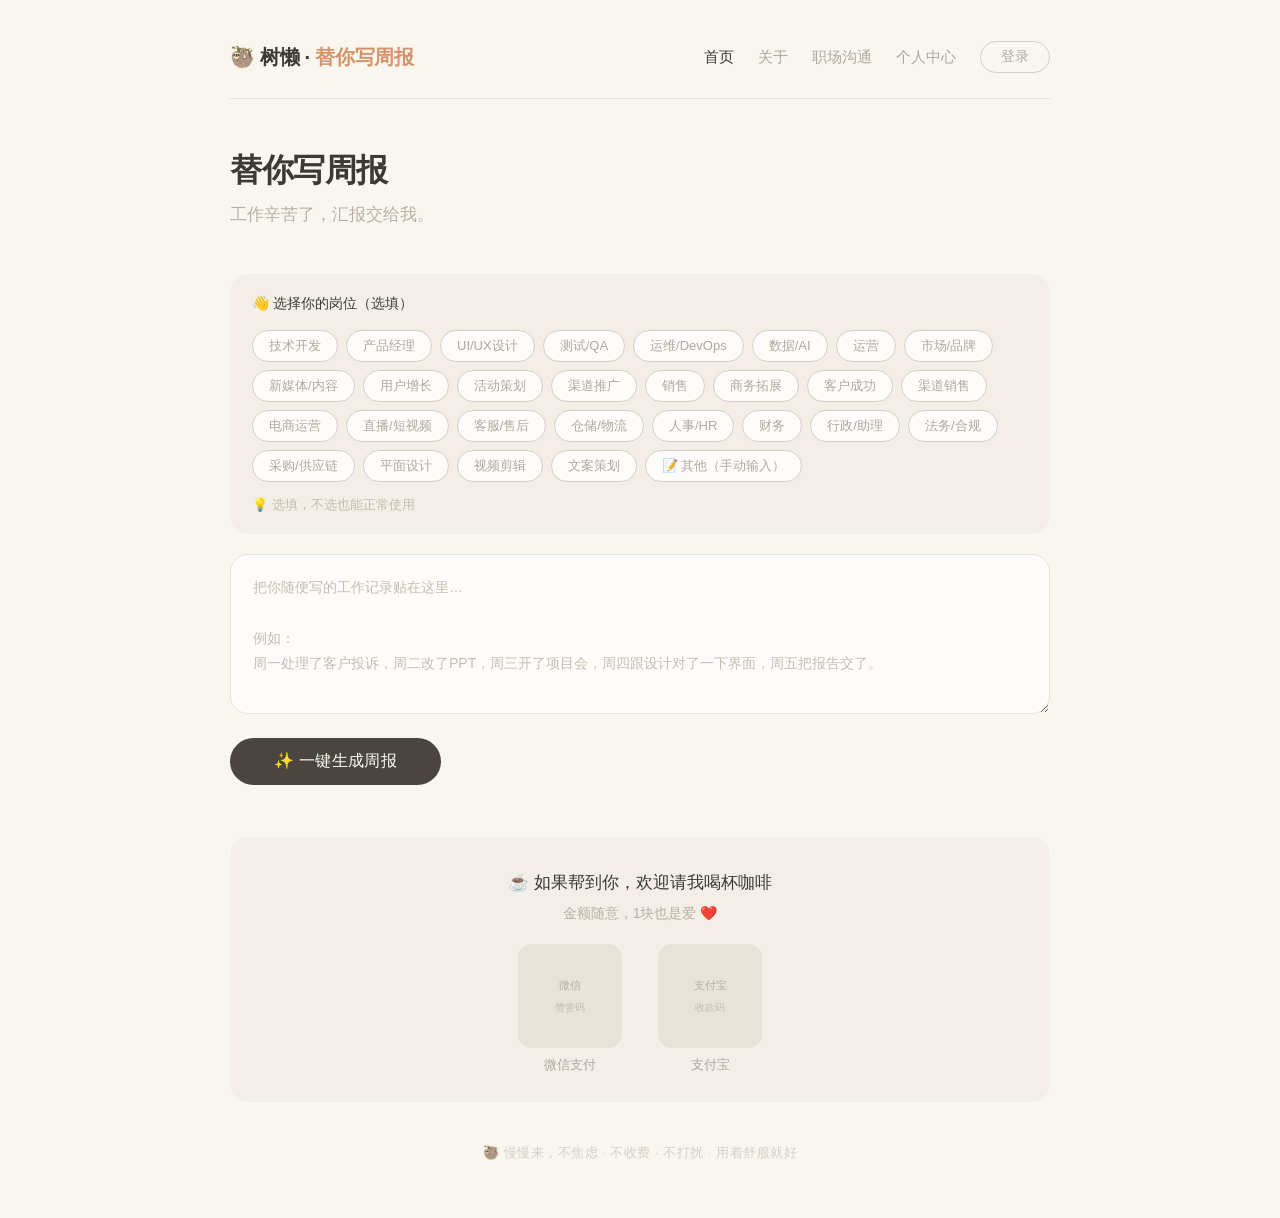
<file: index.html>
<!DOCTYPE html>
<html lang="zh-CN">
<head>
    <meta charset="UTF-8" />
    <meta name="viewport" content="width=device-width, initial-scale=1.0" />
    <meta name="description" content="树懒是一个 AI 周报生成器，帮助你快速整理工作内容，生成专业的周报、项目汇报和总结模板，省时高效。" />
    <meta name="keywords" content="周报生成器, AI写周报, 周报助手, 工作汇报, 项目总结, 周报模板, AI周报, 自动写周报" />
    <meta name="author" content="树懒" />
    <meta name="robots" content="index,follow" />
    <meta name="theme-color" content="#F9F6F0" />
    <meta property="og:title" content="树懒 · AI周报生成器 | 替你写周报" />
    <meta property="og:description" content="树懒是一款 AI 周报生成器，帮助你快速整理工作内容并生成专业周报，适合职场人士和团队汇报。" />
    <meta property="og:type" content="website" />
    <meta property="og:locale" content="zh_CN" />
    <meta property="og:site_name" content="树懒 · 替你写周报" />
    <meta name="twitter:card" content="summary" />
    <meta name="twitter:title" content="树懒 · AI周报生成器 | 替你写周报" />
    <meta name="twitter:description" content="树懒是一款 AI 周报生成器，帮助你快速整理工作内容并生成专业周报，适合职场人士和团队汇报。" />
    <title>树懒 · AI周报生成器 | 替你写周报</title>
    <link rel="canonical" href="/" />
    <link rel="stylesheet" href="css/common.css" />
    <link rel="stylesheet" href="css/index.css" />
</head>
<body>

    <div class="container">

        <!-- ===== 顶部导航 ===== -->
        <nav class="navbar">
            <div class="logo"><a href="index.html">🦥 树懒 · <span>替你写周报</span></a></div>
            <div class="nav-links">
                <a href="index.html" class="active">首页</a>
                <a href="about.html">关于</a>                <a href="communication.html">职场沟通</a>                <a href="profile.html">个人中心</a>
                <button class="btn-login" id="loginBtn">登录</button>
            </div>
        </nav>

        <!-- ===== 主标题 ===== -->
        <div class="hero">
            <h1>替你写周报</h1>
            <p>工作辛苦了，汇报交给我。</p>
        </div>

        <!-- ===== 身份选择区 ===== -->
        <div class="identity-section first-visit" id="identitySection">
            <div class="identity-bar">
                <span class="role-label" id="roleLabel">👋 选择你的岗位（选填）</span>
            </div>
            <div class="role-options" id="roleOptions">
                <button data-role="技术开发">技术开发</button>
                <button data-role="产品经理">产品经理</button>
                <button data-role="UI/UX设计">UI/UX设计</button>
                <button data-role="测试/QA">测试/QA</button>
                <button data-role="运维/DevOps">运维/DevOps</button>
                <button data-role="数据/AI">数据/AI</button>
                <button data-role="运营">运营</button>
                <button data-role="市场/品牌">市场/品牌</button>
                <button data-role="新媒体/内容">新媒体/内容</button>
                <button data-role="用户增长">用户增长</button>
                <button data-role="活动策划">活动策划</button>
                <button data-role="渠道推广">渠道推广</button>
                <button data-role="销售">销售</button>
                <button data-role="商务拓展">商务拓展</button>
                <button data-role="客户成功">客户成功</button>
                <button data-role="渠道销售">渠道销售</button>
                <button data-role="电商运营">电商运营</button>
                <button data-role="直播/短视频">直播/短视频</button>
                <button data-role="客服/售后">客服/售后</button>
                <button data-role="仓储/物流">仓储/物流</button>
                <button data-role="人事/HR">人事/HR</button>
                <button data-role="财务">财务</button>
                <button data-role="行政/助理">行政/助理</button>
                <button data-role="法务/合规">法务/合规</button>
                <button data-role="采购/供应链">采购/供应链</button>
                <button data-role="平面设计">平面设计</button>
                <button data-role="视频剪辑">视频剪辑</button>
                <button data-role="文案策划">文案策划</button>
                <button data-role="其他" class="btn-other" id="btnOther">📝 其他（手动输入）</button>
            </div>
            <div id="customRoleInput" style="display:none; margin-top:12px;">
                <input type="text" id="customRoleField" placeholder="请输入你的岗位，例如：供应链、教研、客服…" />
            </div>
            <div class="role-hint" id="roleHint">💡 选填，不选也能正常使用</div>
        </div>

        <!-- ===== 输入区 ===== -->
        <div class="input-area">
            <textarea id="userInput" placeholder="把你随便写的工作记录贴在这里…&#10;&#10;例如：&#10;周一处理了客户投诉，周二改了PPT，周三开了项目会，周四跟设计对了一下界面，周五把报告交了。"></textarea>
            <button class="btn-generate" id="generateBtn">✨ 一键生成周报</button>
        </div>

        <!-- ===== 加载状态 ===== -->
        <div class="loading" id="loadingIndicator">
            <div class="spinner"></div>
            <div>🦥 树懒正在慢慢帮你写…</div>
        </div>

        <!-- ===== 输出区 ===== -->
        <div class="output-area" id="outputArea" style="display:none;">
            <div class="output-label">— 三个版本，任你选 —</div>
            <div class="output-grid">
                <div class="output-card">
                    <div class="card-title">📊 数据流版本</div>
                    <div class="card-sub">突出动作 + 结果</div>
                    <div class="card-body placeholder" id="outputA">点击生成后，这里会显示数据流版本</div>
                    <button class="btn-copy" data-target="outputA">📋 复制</button>
                </div>
                <div class="output-card">
                    <div class="card-title">💎 价值流版本</div>
                    <div class="card-sub">突出意义 + 影响</div>
                    <div class="card-body placeholder" id="outputB">点击生成后，这里会显示价值流版本</div>
                    <button class="btn-copy" data-target="outputB">📋 复制</button>
                </div>
                <div class="output-card">
                    <div class="card-title">⚡ 极简流版本</div>
                    <div class="card-sub">核心动作，每条一句话</div>
                    <div class="card-body placeholder" id="outputC">点击生成后，这里会显示极简流版本</div>
                    <button class="btn-copy" data-target="outputC">📋 复制</button>
                </div>
            </div>
        </div>

        <!-- ===== 打赏区 ===== -->
        <div class="donate-section">
            <div class="donate-title">☕ 如果帮到你，欢迎请我喝杯咖啡</div>
            <div class="donate-desc">金额随意，1块也是爱 ❤️</div>
            <div class="donate-codes">
                <div class="qr-item">
                    <div class="qr-placeholder">
                        <span>微信</span>
                        <span style="font-size:10px;color:var(--text-light);">赞赏码</span>
                    </div>
                    <div class="label">微信支付</div>
                </div>
                <div class="qr-item">
                    <div class="qr-placeholder">
                        <span>支付宝</span>
                        <span style="font-size:10px;color:var(--text-light);">收款码</span>
                    </div>
                    <div class="label">支付宝</div>
                </div>
            </div>
        </div>

        <!-- ===== 底部 ===== -->
        <div class="footer-motto">
            🦥 慢慢来，不焦虑 · 不收费 · 不打扰
            <span>·</span> 用着舒服就好
        </div>

    </div>

    <!-- ===== 登录弹窗 ===== -->
    <div class="modal-overlay" id="loginModal">
        <div class="modal-box">
            <button class="close-btn" id="modalCloseBtn">✕</button>
            <h2 id="modalTitle">登录</h2>
            <div class="sub" id="modalSub">登录后，你的周报记录将保存在云端</div>
            <div id="loginPanel">
                <div class="form-group">
                    <label>邮箱</label>
                    <input type="email" id="loginEmail" placeholder="your@email.com" />
                </div>
                <div class="form-group">
                    <label>密码</label>
                    <input type="password" id="loginPassword" placeholder="至少8位" />
                </div>
                <button class="btn-primary" id="loginSubmitBtn">登录</button>
                <div class="switch-link">
                    还没账号？<a id="switchToRegister">去注册</a>
                </div>
                <div class="guest-hint">不登录也能正常使用所有功能</div>
            </div>
            <div id="registerPanel" style="display:none;">
                <div class="form-group">
                    <label>邮箱</label>
                    <input type="email" id="registerEmail" placeholder="your@email.com" />
                </div>
                <div class="form-group">
                    <label>密码（至少8位）</label>
                    <input type="password" id="registerPassword" placeholder="至少8位" />
                </div>
                <div class="form-group">
                    <label>重复密码</label>
                    <input type="password" id="registerPasswordConfirm" placeholder="再次输入密码" />
                </div>
                <button class="btn-primary" id="registerSubmitBtn">注册</button>
                <div class="switch-link">
                    已有账号？<a id="switchToLogin">去登录</a>
                </div>
                <div class="guest-hint">💡 我们将发送确认邮件到你的邮箱</div>
            </div>
        </div>
    </div>

    <script src="js/common.js"></script>
    <script src="js/index.js"></script>

    <script type="application/ld+json">
    {
        "@context": "https://schema.org",
        "@type": "WebApplication",
        "name": "树懒 · 替你写周报",
        "url": "index.html",
        "applicationCategory": "ProductivityApplication",
        "description": "树懒是一款 AI 周报生成器，帮助你快速整理工作内容，生成专业的周报、项目汇报和总结模板。",
        "operatingSystem": "All",
        "inLanguage": "zh-CN",
        "author": {
            "@type": "Organization",
            "name": "树懒"
        }
    }
    </script>

</body>
</html>
</file>
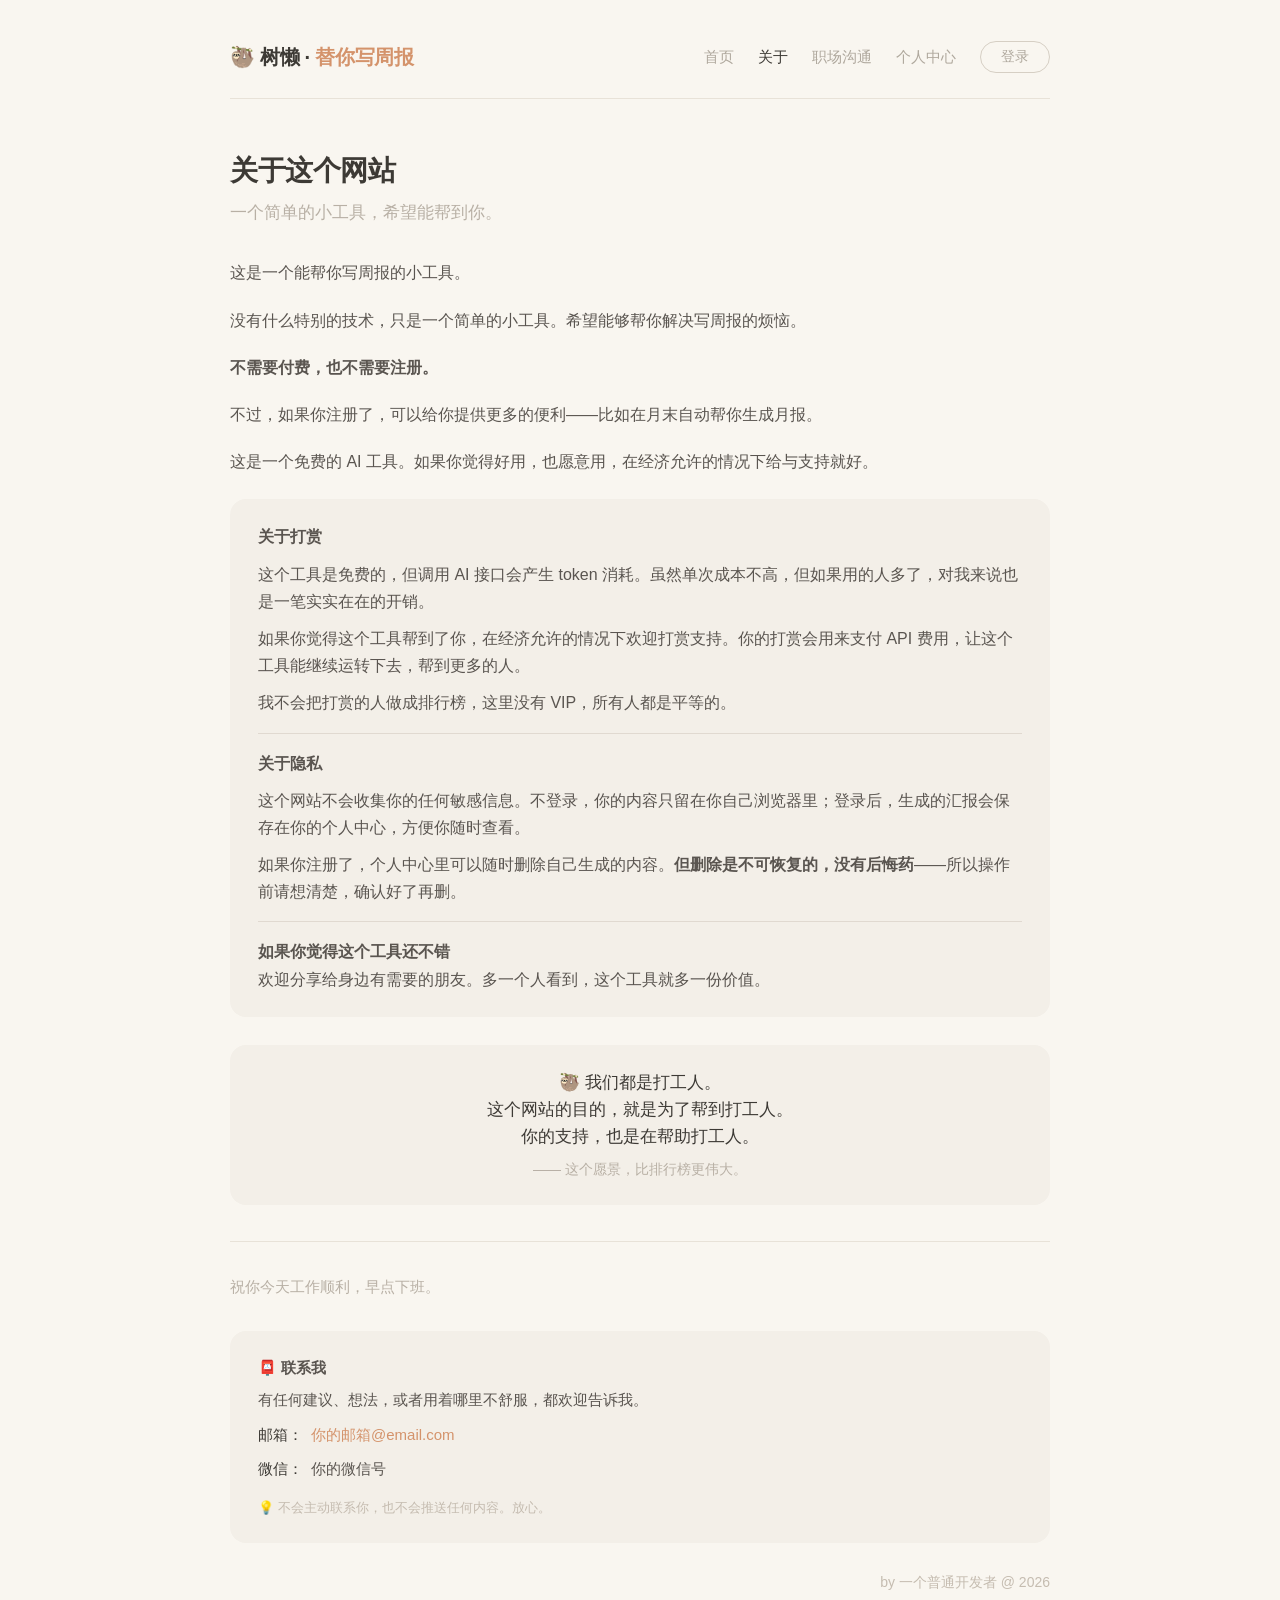
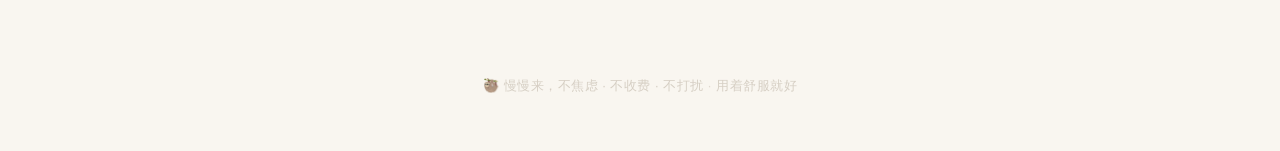
<file: about.html>
<!DOCTYPE html>
<html lang="zh-CN">
<head>
    <meta charset="UTF-8" />
    <meta name="viewport" content="width=device-width, initial-scale=1.0" />
    <meta name="description" content="了解树懒的产品定位、使用方式和隐私说明，树懒是一款免费的 AI 周报生成工具，帮助你高效写周报。" />
    <meta name="keywords" content="关于树懒, AI周报工具, 周报生成器介绍, 免费周报助手, 隐私说明" />
    <meta name="author" content="树懒" />
    <meta name="robots" content="index,follow" />
    <meta name="theme-color" content="#F9F6F0" />
    <meta property="og:title" content="关于树懒 | AI周报生成器" />
    <meta property="og:description" content="了解树懒的定位、功能和隐私说明，帮助你更高效地写周报。" />
    <meta property="og:type" content="website" />
    <meta property="og:locale" content="zh_CN" />
    <meta property="og:site_name" content="树懒 · 替你写周报" />
    <meta name="twitter:card" content="summary" />
    <meta name="twitter:title" content="关于树懒 | AI周报生成器" />
    <meta name="twitter:description" content="了解树懒的定位、功能和隐私说明，帮助你更高效地写周报。" />
    <title>关于树懒 | AI周报生成器</title>
    <link rel="canonical" href="/about.html" />
    <link rel="stylesheet" href="css/common.css" />
    <link rel="stylesheet" href="css/about.css" />
</head>
<body>

    <div class="container">

        <!-- ===== 顶部导航 ===== -->
        <nav class="navbar">
            <div class="logo"><a href="index.html">🦥 树懒 · <span>替你写周报</span></a></div>
            <div class="nav-links">
                <a href="index.html">首页</a>
                <a href="about.html" class="active">关于</a>                <a href="communication.html">职场沟通</a>                <a href="profile.html">个人中心</a>
                <button class="btn-login" id="loginBtn">登录</button>
            </div>
        </nav>

        <!-- ===== 关于内容 ===== -->
        <div class="about-section">

            <h1>关于这个网站</h1>
            <p class="sub">一个简单的小工具，希望能帮到你。</p>

            <p>这是一个能帮你写周报的小工具。</p>
            <p>没有什么特别的技术，只是一个简单的小工具。希望能够帮你解决写周报的烦恼。</p>

            <p><strong>不需要付费，也不需要注册。</strong></p>
            <p>不过，如果你注册了，可以给你提供更多的便利——比如在月末自动帮你生成月报。</p>
            <p>这是一个免费的 AI 工具。如果你觉得好用，也愿意用，在经济允许的情况下给与支持就好。</p>

            <div class="highlight">
                <p><strong>关于打赏</strong></p>
                <p>这个工具是免费的，但调用 AI 接口会产生 token 消耗。虽然单次成本不高，但如果用的人多了，对我来说也是一笔实实在在的开销。</p>
                <p>如果你觉得这个工具帮到了你，在经济允许的情况下欢迎打赏支持。你的打赏会用来支付 API 费用，让这个工具能继续运转下去，帮到更多的人。</p>
                <p>我不会把打赏的人做成排行榜，这里没有 VIP，所有人都是平等的。</p>

                <p style="margin-top:16px;padding-top:16px;border-top:1px solid #E0D9D0;"><strong>关于隐私</strong></p>
                <p>这个网站不会收集你的任何敏感信息。不登录，你的内容只留在你自己浏览器里；登录后，生成的汇报会保存在你的个人中心，方便你随时查看。</p>
                <p>如果你注册了，个人中心里可以随时删除自己生成的内容。<strong>但删除是不可恢复的，没有后悔药</strong>——所以操作前请想清楚，确认好了再删。</p>

                <p style="margin-top:16px;padding-top:16px;border-top:1px solid #E0D9D0;"><strong>如果你觉得这个工具还不错</strong><br />欢迎分享给身边有需要的朋友。多一个人看到，这个工具就多一份价值。</p>
            </div>

            <div class="quote">
                🦥 我们都是打工人。<br />
                这个网站的目的，就是为了帮到打工人。<br />
                你的支持，也是在帮助打工人。
                <small>—— 这个愿景，比排行榜更伟大。</small>
            </div>

            <hr class="divider" />

            <p style="color:var(--text-muted); font-size:15px;">
                祝你今天工作顺利，早点下班。
            </p>

            <div class="contact-box">
                <p><strong>📮 联系我</strong></p>
                <p>有任何建议、想法，或者用着哪里不舒服，都欢迎告诉我。</p>
                <div class="contact-item">
                    <strong>邮箱：</strong> <a href="mailto:你的邮箱@email.com">你的邮箱@email.com</a>
                </div>
                <div class="contact-item">
                    <strong>微信：</strong> 你的微信号
                </div>
                <div class="note">💡 不会主动联系你，也不会推送任何内容。放心。</div>
            </div>

            <p style="text-align:right;color:var(--text-light);font-size:14px;margin-top:28px;">
                by 一个普通开发者 @ 2026
            </p>

        </div>

        <!-- ===== 底部 ===== -->
        <div class="footer-motto">
            🦥 慢慢来，不焦虑 · 不收费 · 不打扰
            <span>·</span> 用着舒服就好
        </div>

    </div>

    <!-- ===== 登录弹窗 ===== -->
    <div class="modal-overlay" id="loginModal">
        <div class="modal-box">
            <button class="close-btn" id="modalCloseBtn">✕</button>
            <h2 id="modalTitle">登录</h2>
            <div class="sub" id="modalSub">登录后，你的周报记录将保存在云端</div>
            <div id="loginPanel">
                <div class="form-group">
                    <label>邮箱</label>
                    <input type="email" id="loginEmail" placeholder="your@email.com" />
                </div>
                <div class="form-group">
                    <label>密码</label>
                    <input type="password" id="loginPassword" placeholder="至少8位" />
                </div>
                <button class="btn-primary" id="loginSubmitBtn">登录</button>
                <div class="switch-link">
                    还没账号？<a id="switchToRegister">去注册</a>
                </div>
                <div class="guest-hint">不登录也能正常使用所有功能</div>
            </div>
            <div id="registerPanel" style="display:none;">
                <div class="form-group">
                    <label>邮箱</label>
                    <input type="email" id="registerEmail" placeholder="your@email.com" />
                </div>
                <div class="form-group">
                    <label>密码（至少8位）</label>
                    <input type="password" id="registerPassword" placeholder="至少8位" />
                </div>
                <div class="form-group">
                    <label>重复密码</label>
                    <input type="password" id="registerPasswordConfirm" placeholder="再次输入密码" />
                </div>
                <button class="btn-primary" id="registerSubmitBtn">注册</button>
                <div class="switch-link">
                    已有账号？<a id="switchToLogin">去登录</a>
                </div>
                <div class="guest-hint">💡 我们将发送确认邮件到你的邮箱</div>
            </div>
        </div>
    </div>

    <script type="application/ld+json">
    {
        "@context": "https://schema.org",
        "@type": "AboutPage",
        "name": "关于树懒",
        "description": "树懒是一款免费、便捷的 AI 周报生成工具，帮助职场人士高效制作周报和汇报。",
        "url": "about.html"
    }
    </script>
    <script src="js/common.js"></script>
    <script src="js/about.js"></script>
</body>
</html>
</file>
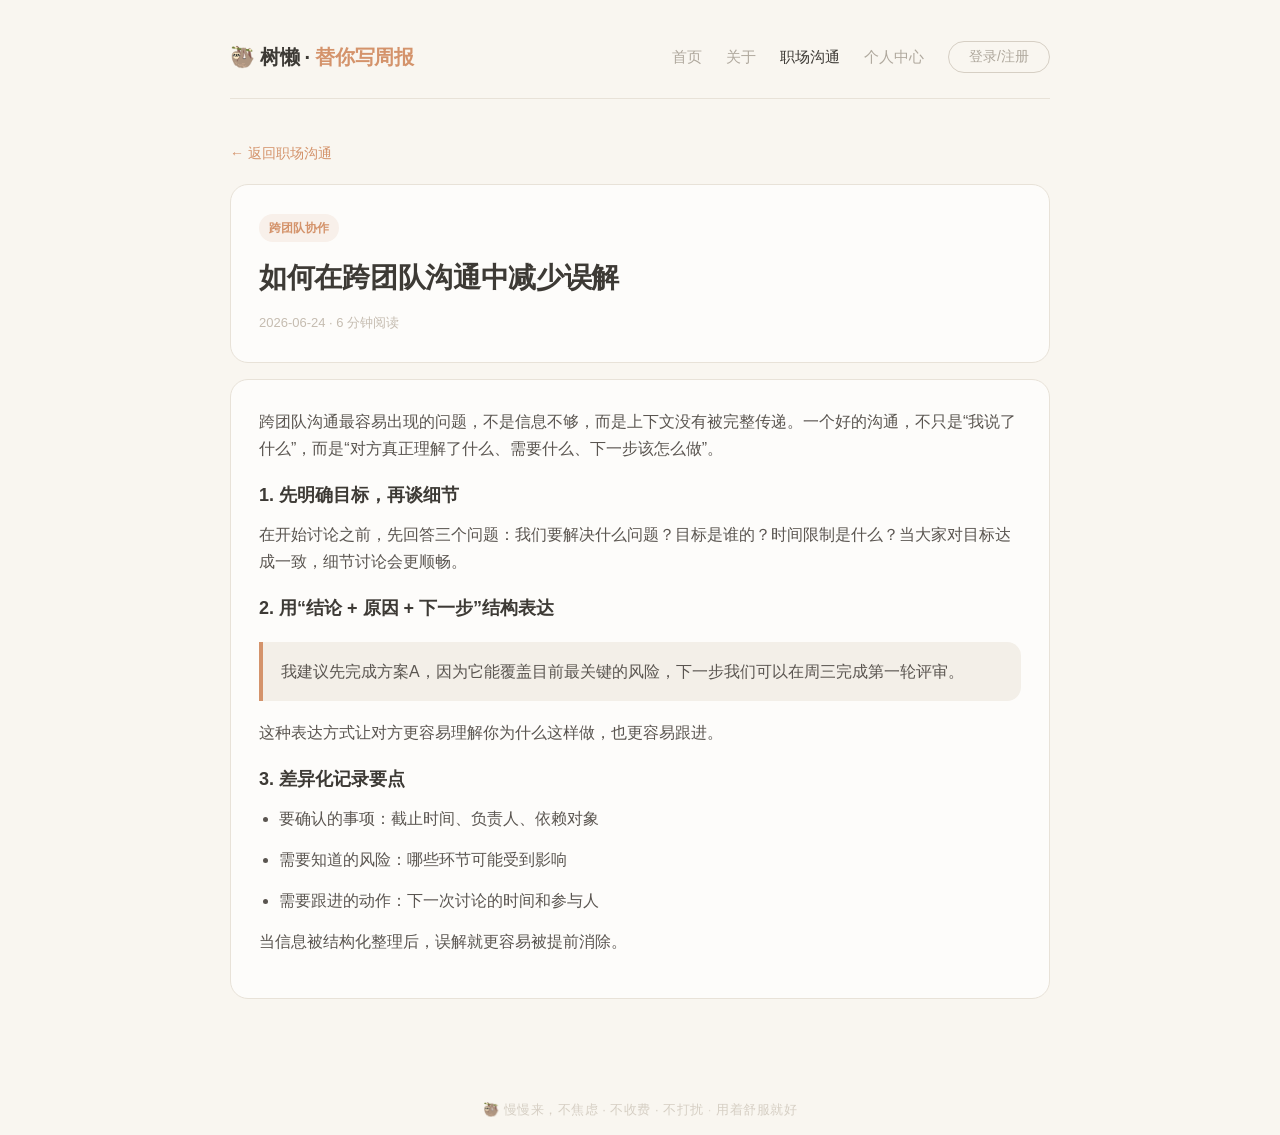
<file: communication-1.html>
<!DOCTYPE html>
<html lang="zh-CN">
<head>
    <meta charset="UTF-8" />
    <meta name="viewport" content="width=device-width, initial-scale=1.0" />
    <title>如何在跨团队沟通中减少误解 | 职场沟通</title>
    <link rel="stylesheet" href="css/common.css" />
    <link rel="stylesheet" href="css/communication.css" />
</head>
<body>
    <div class="container">
        <nav class="navbar">
            <div class="logo"><a href="index.html">🦥 树懒 · <span>替你写周报</span></a></div>
            <div class="nav-links">
                <a href="index.html">首页</a>
                <a href="about.html">关于</a>
                <a href="communication.html" class="active">职场沟通</a>
                <a href="profile.html">个人中心</a>
                <button class="btn-login" id="loginBtn">登录/注册</button>
            </div>
        </nav>

        <section class="article-detail">
            <a class="article-back" href="communication.html">← 返回职场沟通</a>
            <div class="article-header">
                <div class="article-tag">跨团队协作</div>
                <h1>如何在跨团队沟通中减少误解</h1>
                <div class="article-meta">2026-06-24 · 6 分钟阅读</div>
            </div>
            <div class="article-content">
                <p>跨团队沟通最容易出现的问题，不是信息不够，而是上下文没有被完整传递。一个好的沟通，不只是“我说了什么”，而是“对方真正理解了什么、需要什么、下一步该怎么做”。</p>

                <h2>1. 先明确目标，再谈细节</h2>
                <p>在开始讨论之前，先回答三个问题：我们要解决什么问题？目标是谁的？时间限制是什么？当大家对目标达成一致，细节讨论会更顺畅。</p>

                <h2>2. 用“结论 + 原因 + 下一步”结构表达</h2>
                <blockquote>
                    <p>我建议先完成方案A，因为它能覆盖目前最关键的风险，下一步我们可以在周三完成第一轮评审。</p>
                </blockquote>
                <p>这种表达方式让对方更容易理解你为什么这样做，也更容易跟进。</p>

                <h2>3. 差异化记录要点</h2>
                <ul>
                    <li>要确认的事项：截止时间、负责人、依赖对象</li>
                    <li>需要知道的风险：哪些环节可能受到影响</li>
                    <li>需要跟进的动作：下一次讨论的时间和参与人</li>
                </ul>

                <p>当信息被结构化整理后，误解就更容易被提前消除。</p>
            </div>
        </section>
    </div>

    <div class="footer-motto">
        🦥 慢慢来，不焦虑 · 不收费 · 不打扰
        <span>·</span> 用着舒服就好
    </div>

    <script src="js/common.js"></script>
</body>
</html>
</file>
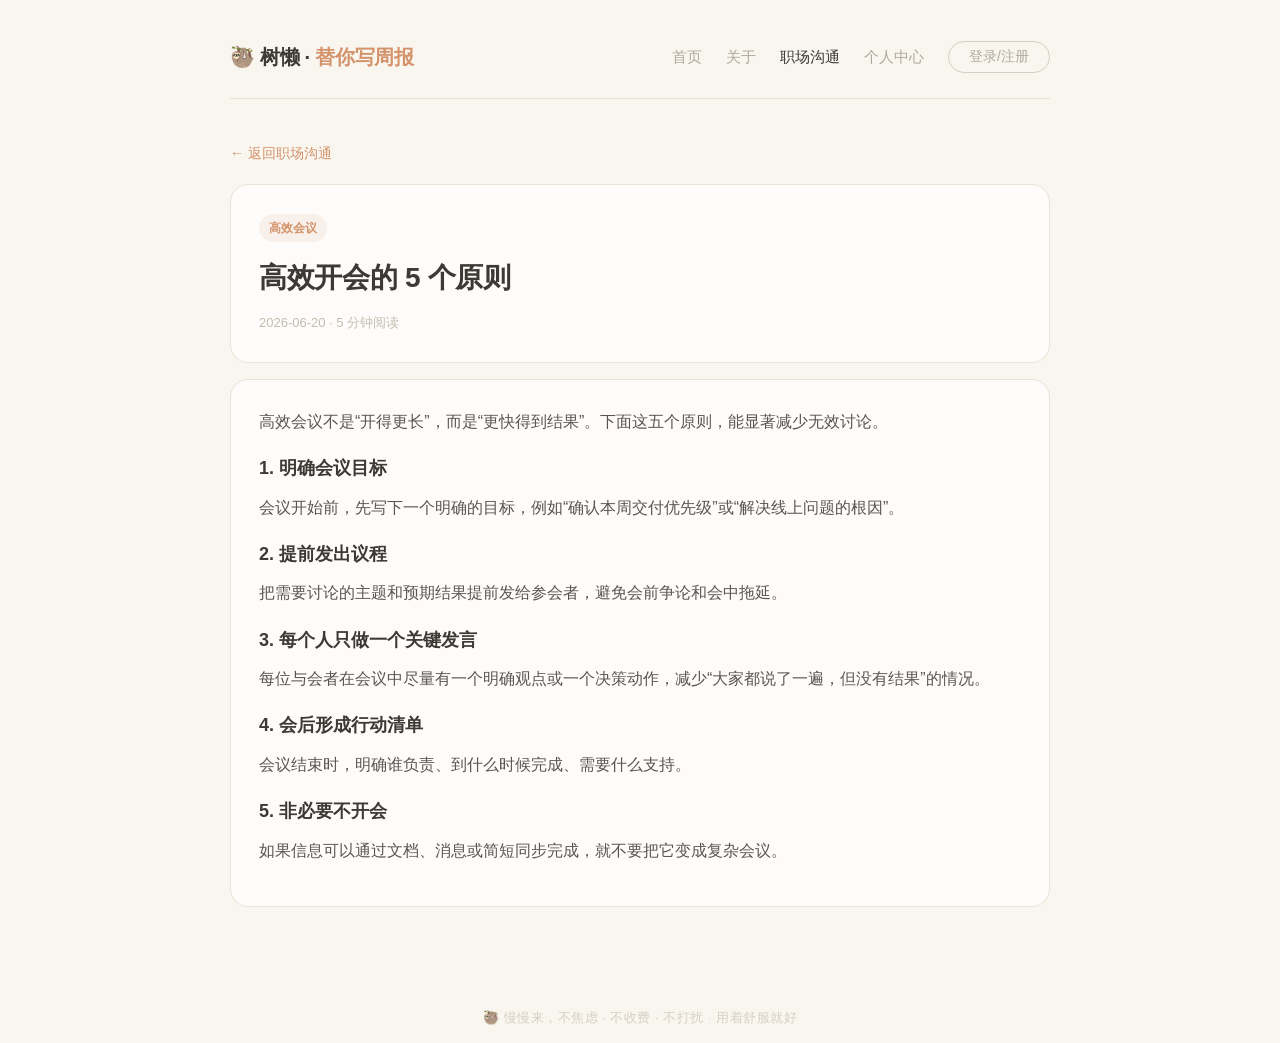
<file: communication-2.html>
<!DOCTYPE html>
<html lang="zh-CN">
<head>
    <meta charset="UTF-8" />
    <meta name="viewport" content="width=device-width, initial-scale=1.0" />
    <title>高效开会的 5 个原则 | 职场沟通</title>
    <link rel="stylesheet" href="css/common.css" />
    <link rel="stylesheet" href="css/communication.css" />
</head>
<body>
    <div class="container">
        <nav class="navbar">
            <div class="logo"><a href="index.html">🦥 树懒 · <span>替你写周报</span></a></div>
            <div class="nav-links">
                <a href="index.html">首页</a>
                <a href="about.html">关于</a>
                <a href="communication.html" class="active">职场沟通</a>
                <a href="profile.html">个人中心</a>
                <button class="btn-login" id="loginBtn">登录/注册</button>
            </div>
        </nav>

        <section class="article-detail">
            <a class="article-back" href="communication.html">← 返回职场沟通</a>
            <div class="article-header">
                <div class="article-tag">高效会议</div>
                <h1>高效开会的 5 个原则</h1>
                <div class="article-meta">2026-06-20 · 5 分钟阅读</div>
            </div>
            <div class="article-content">
                <p>高效会议不是“开得更长”，而是“更快得到结果”。下面这五个原则，能显著减少无效讨论。</p>

                <h2>1. 明确会议目标</h2>
                <p>会议开始前，先写下一个明确的目标，例如“确认本周交付优先级”或“解决线上问题的根因”。</p>

                <h2>2. 提前发出议程</h2>
                <p>把需要讨论的主题和预期结果提前发给参会者，避免会前争论和会中拖延。</p>

                <h2>3. 每个人只做一个关键发言</h2>
                <p>每位与会者在会议中尽量有一个明确观点或一个决策动作，减少“大家都说了一遍，但没有结果”的情况。</p>

                <h2>4. 会后形成行动清单</h2>
                <p>会议结束时，明确谁负责、到什么时候完成、需要什么支持。</p>

                <h2>5. 非必要不开会</h2>
                <p>如果信息可以通过文档、消息或简短同步完成，就不要把它变成复杂会议。</p>
            </div>
        </section>
    </div>

    <div class="footer-motto">
        🦥 慢慢来，不焦虑 · 不收费 · 不打扰
        <span>·</span> 用着舒服就好
    </div>

    <script src="js/common.js"></script>
</body>
</html>
</file>
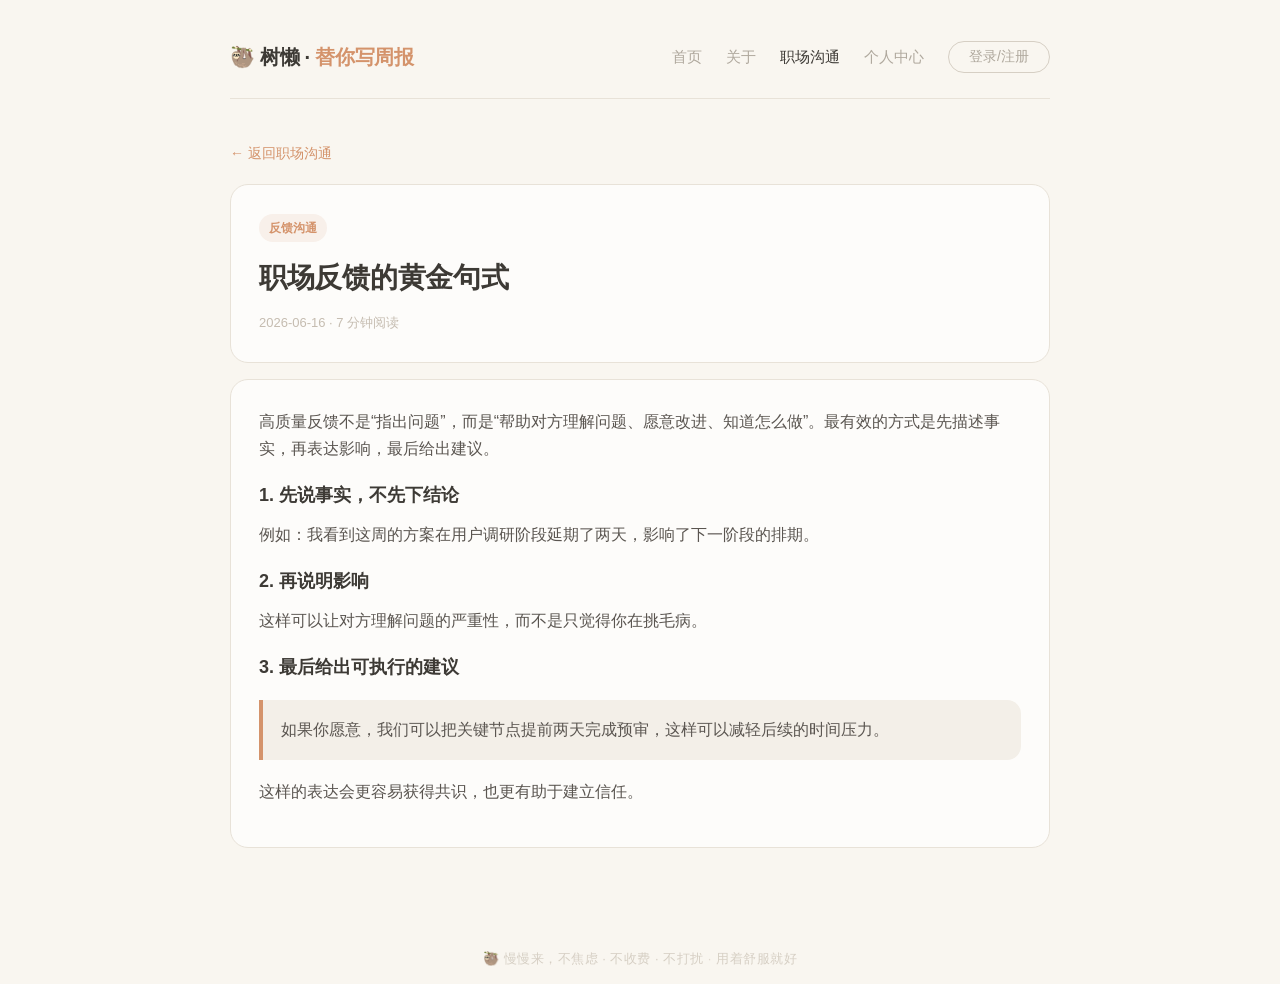
<file: communication-3.html>
<!DOCTYPE html>
<html lang="zh-CN">
<head>
    <meta charset="UTF-8" />
    <meta name="viewport" content="width=device-width, initial-scale=1.0" />
    <title>职场反馈的黄金句式 | 职场沟通</title>
    <link rel="stylesheet" href="css/common.css" />
    <link rel="stylesheet" href="css/communication.css" />
</head>
<body>
    <div class="container">
        <nav class="navbar">
            <div class="logo"><a href="index.html">🦥 树懒 · <span>替你写周报</span></a></div>
            <div class="nav-links">
                <a href="index.html">首页</a>
                <a href="about.html">关于</a>
                <a href="communication.html" class="active">职场沟通</a>
                <a href="profile.html">个人中心</a>
                <button class="btn-login" id="loginBtn">登录/注册</button>
            </div>
        </nav>

        <section class="article-detail">
            <a class="article-back" href="communication.html">← 返回职场沟通</a>
            <div class="article-header">
                <div class="article-tag">反馈沟通</div>
                <h1>职场反馈的黄金句式</h1>
                <div class="article-meta">2026-06-16 · 7 分钟阅读</div>
            </div>
            <div class="article-content">
                <p>高质量反馈不是“指出问题”，而是“帮助对方理解问题、愿意改进、知道怎么做”。最有效的方式是先描述事实，再表达影响，最后给出建议。</p>

                <h2>1. 先说事实，不先下结论</h2>
                <p>例如：我看到这周的方案在用户调研阶段延期了两天，影响了下一阶段的排期。</p>

                <h2>2. 再说明影响</h2>
                <p>这样可以让对方理解问题的严重性，而不是只觉得你在挑毛病。</p>

                <h2>3. 最后给出可执行的建议</h2>
                <blockquote>
                    <p>如果你愿意，我们可以把关键节点提前两天完成预审，这样可以减轻后续的时间压力。</p>
                </blockquote>

                <p>这样的表达会更容易获得共识，也更有助于建立信任。</p>
            </div>
        </section>
    </div>

    <div class="footer-motto">
        🦥 慢慢来，不焦虑 · 不收费 · 不打扰
        <span>·</span> 用着舒服就好
    </div>

    <script src="js/common.js"></script>
</body>
</html>
</file>
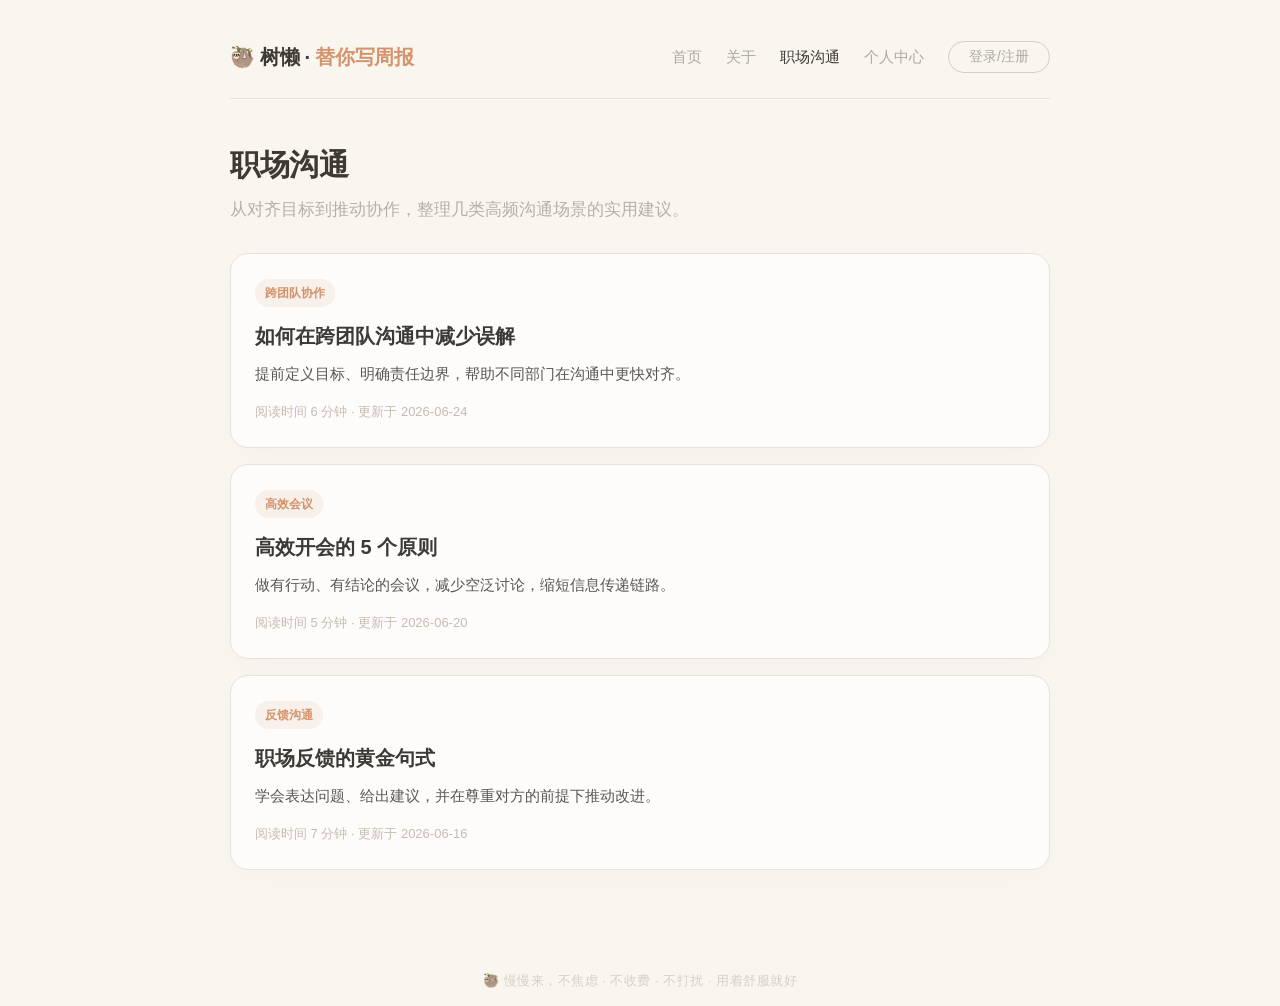
<file: communication.html>
<!DOCTYPE html>
<html lang="zh-CN">
<head>
    <meta charset="UTF-8" />
    <meta name="viewport" content="width=device-width, initial-scale=1.0" />
    <meta name="description" content="职场沟通：整理常见沟通场景与实用建议，帮助你在工作中更高效表达和协作。" />
    <meta name="keywords" content="职场沟通, 沟通技巧, 会议, 汇报, 工作沟通" />
    <title>职场沟通 | 树懒 · AI周报生成器</title>
    <link rel="canonical" href="/communication.html" />
    <link rel="stylesheet" href="css/common.css" />
    <link rel="stylesheet" href="css/communication.css" />
</head>
<body>
    <div class="container">
        <nav class="navbar">
            <div class="logo"><a href="index.html">🦥 树懒 · <span>替你写周报</span></a></div>
            <div class="nav-links">
                <a href="index.html">首页</a>
                <a href="about.html">关于</a>
                <a href="communication.html" class="active">职场沟通</a>
                <a href="profile.html">个人中心</a>
                <button class="btn-login" id="loginBtn">登录/注册</button>
            </div>
        </nav>

        <section class="communication-page">
            <h1 class="page-title">职场沟通</h1>
            <p class="page-sub">从对齐目标到推动协作，整理几类高频沟通场景的实用建议。</p>

            <div class="communication-list">
                <a class="communication-card" href="communication-1.html">
                    <div class="card-tag">跨团队协作</div>
                    <div class="card-title">如何在跨团队沟通中减少误解</div>
                    <div class="card-summary">提前定义目标、明确责任边界，帮助不同部门在沟通中更快对齐。</div>
                    <div class="card-meta">阅读时间 6 分钟 · 更新于 2026-06-24</div>
                </a>

                <a class="communication-card" href="communication-2.html">
                    <div class="card-tag">高效会议</div>
                    <div class="card-title">高效开会的 5 个原则</div>
                    <div class="card-summary">做有行动、有结论的会议，减少空泛讨论，缩短信息传递链路。</div>
                    <div class="card-meta">阅读时间 5 分钟 · 更新于 2026-06-20</div>
                </a>

                <a class="communication-card" href="communication-3.html">
                    <div class="card-tag">反馈沟通</div>
                    <div class="card-title">职场反馈的黄金句式</div>
                    <div class="card-summary">学会表达问题、给出建议，并在尊重对方的前提下推动改进。</div>
                    <div class="card-meta">阅读时间 7 分钟 · 更新于 2026-06-16</div>
                </a>
            </div>
        </section>
    </div>

    <div class="footer-motto">
        🦥 慢慢来，不焦虑 · 不收费 · 不打扰
        <span>·</span> 用着舒服就好
    </div>

    <script src="js/common.js"></script>
</body>
</html>
</file>
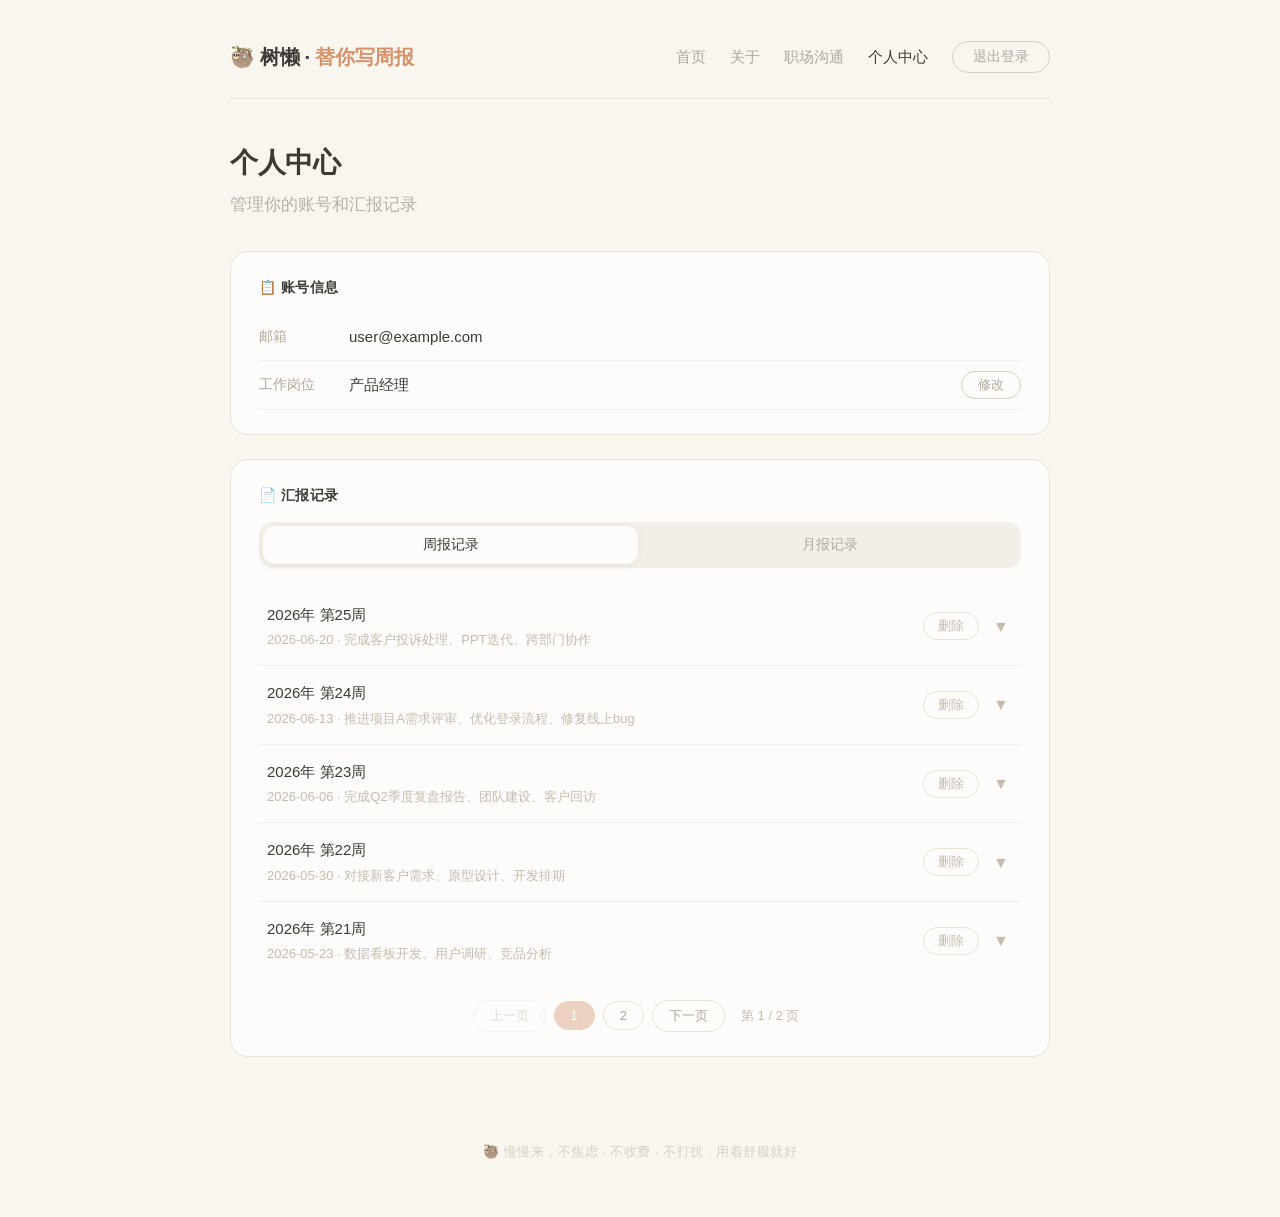
<file: profile.html>
<!DOCTYPE html>
<html lang="zh-CN">
<head>
    <meta charset="UTF-8" />
    <meta name="viewport" content="width=device-width, initial-scale=1.0" />
    <meta name="description" content="个人中心可以查看和管理已保存的周报记录、历史汇报内容，方便你随时回看或删除。" />
    <meta name="keywords" content="个人中心, 周报记录, 历史汇报, AI周报记录, 周报管理" />
    <meta name="author" content="树懒" />
    <meta name="robots" content="index,follow" />
    <meta name="theme-color" content="#F9F6F0" />
    <meta property="og:title" content="个人中心 | 树懒 · AI周报生成器" />
    <meta property="og:description" content="在个人中心管理你的周报记录、历史汇报内容，方便随时查看和删除。" />
    <meta property="og:type" content="website" />
    <meta property="og:locale" content="zh_CN" />
    <meta property="og:site_name" content="树懒 · 替你写周报" />
    <meta name="twitter:card" content="summary" />
    <meta name="twitter:title" content="个人中心 | 树懒 · AI周报生成器" />
    <meta name="twitter:description" content="在个人中心管理你的周报记录、历史汇报内容，方便随时查看和删除。" />
    <title>个人中心 | 树懒 · AI周报生成器</title>
    <link rel="canonical" href="/profile.html" />
    <link rel="stylesheet" href="css/common.css" />
    <link rel="stylesheet" href="css/profile.css" />
</head>
<body>

    <div class="container">

        <!-- ===== 顶部导航 ===== -->
        <nav class="navbar">
            <div class="logo"><a href="index.html">🦥 树懒 · <span>替你写周报</span></a></div>
            <div class="nav-links">
                <a href="index.html">首页</a>
                <a href="about.html">关于</a>
                <a href="communication.html">职场沟通</a>
                <a href="profile.html" class="active">个人中心</a>
                <button class="btn-logout" id="logoutBtn">退出登录</button>
            </div>
        </nav>

        <!-- ===== 个人中心 ===== -->
        <div class="profile-section">

            <!-- 未登录状态 -->
            <div id="loginPrompt" class="login-prompt" style="display:none;">
                <span>🔒</span>
                <h2>请先登录</h2>
                <p>登录后可以查看你的周报和月报记录</p>
                <button class="btn-login" onclick="window.location.href='index.html'">去登录</button>
            </div>

            <!-- 已登录状态 -->
            <div id="profileContent">
                <h1>个人中心</h1>
                <p class="sub">管理你的账号和汇报记录</p>

                <!-- 账号信息 -->
                <div class="info-card">
                    <div class="card-title">📋 账号信息</div>
                    <div class="field">
                        <span class="label">邮箱</span>
                        <span class="value" id="userEmail">user@example.com</span>
                    </div>
                    <div class="field" id="roleField">
                        <span class="label">工作岗位</span>
                        <span class="value" id="userRoleDisplay">未设置</span>
                        <button class="btn-edit" id="editRoleBtn">修改</button>
                    </div>
                    <div class="field" id="roleEditField" style="display:none;">
                        <span class="label">工作岗位</span>
                        <div style="flex:1;">
                            <div class="role-options-mini">
                                <button data-role="技术开发">技术开发</button>
                                <button data-role="产品经理">产品经理</button>
                                <button data-role="运营">运营</button>
                                <button data-role="销售">销售</button>
                                <button data-role="市场/品牌">市场/品牌</button>
                                <button data-role="设计">设计</button>
                                <button data-role="人事/HR">人事/HR</button>
                                <button data-role="财务">财务</button>
                                <button data-role="电商运营">电商运营</button>
                                <button data-role="其他" class="btn-other-role">✏️ 自定义</button>
                            </div>
                            <div style="margin-top:10px;display:none;" id="customRoleInputWrapper">
                                <input type="text" id="customRoleInput" placeholder="输入你的岗位名称" />
                            </div>
                            <div style="margin-top:10px;display:flex;gap:8px;">
                                <button class="btn-save" id="saveRoleBtn">保存</button>
                                <button class="btn-edit" id="cancelRoleBtn" style="border:1px solid var(--border-light);background:transparent;padding:4px 16px;border-radius:16px;font-size:13px;color:var(--text-lighter);cursor:pointer;font-family:inherit;">取消</button>
                            </div>
                        </div>
                    </div>
                </div>

                <!-- 汇报记录 -->
                <div class="info-card">
                    <div class="card-title">📄 汇报记录</div>
                    <div class="tab-bar">
                        <button class="tab-btn active" data-tab="weekly">周报记录</button>
                        <button class="tab-btn" data-tab="monthly">月报记录</button>
                    </div>
                    <div class="tab-content active" id="weeklyTab">
                        <div class="record-list" id="weeklyList"></div>
                        <div class="pagination" id="weeklyPagination"></div>
                    </div>
                    <div class="tab-content" id="monthlyTab">
                        <div class="record-list" id="monthlyList"></div>
                        <div class="pagination" id="monthlyPagination"></div>
                    </div>
                </div>
            </div>

        </div>

        <!-- ===== 底部 ===== -->
        <div class="footer-motto">
            🦥 慢慢来，不焦虑 · 不收费 · 不打扰
            <span>·</span> 用着舒服就好
        </div>

    </div>

    <!-- ===== 删除确认弹窗 ===== -->
    <div class="modal-overlay" id="deleteModal">
        <div class="modal-box">
            <h3>⚠️ 确认删除</h3>
            <p id="deleteModalText">确定要删除这条记录吗？<br /><strong>删除后不可恢复，没有后悔药。</strong></p>
            <div class="modal-actions">
                <button class="btn-cancel" id="deleteCancelBtn">取消</button>
                <button class="btn-confirm" id="deleteConfirmBtn">确认删除</button>
            </div>
        </div>
    </div>

    <script src="js/common.js"></script>
    <script src="js/profile.js"></script>

    <script type="application/ld+json">
    {
        "@context": "https://schema.org",
        "@type": "ProfilePage",
        "name": "个人中心",
        "description": "管理个人资料、查看和删除保存的周报记录，方便持续跟踪汇报内容。",
        "url": "profile.html"
    }
    </script>

</body>
</html>
</file>
<file: css/common.css>
/* ========== CSS 变量 ========== */
:root {
    --bg: #F9F6F0;
    --bg-card: #FDFCFA;
    --bg-soft: #F3EFE8;
    --bg-hover: #F8F6F0;
    --text: #3D3A35;
    --text-secondary: #5A5550;
    --text-muted: #B8B0A5;
    --text-light: #C5BCB0;
    --text-lighter: #AFA89D;
    --border: #E8E2D8;
    --border-light: #D6CFC4;
    --primary: #D4936B;
    --primary-hover: #C4835B;
    --btn-bg: #4A453F;
    --btn-hover: #3D3A35;
    --radius: 18px;
    --radius-sm: 12px;
    --radius-xs: 10px;
    --radius-full: 30px;
    --shadow: 0 24px 64px rgba(61, 58, 53, 0.1);
    --transition: 0.25s ease;
    --font: -apple-system, BlinkMacSystemFont, "Segoe UI", Roboto, "PingFang SC", "Microsoft YaHei", sans-serif;
    --container: 820px;
}

/* ========== 全局重置 ========== */
* {
    margin: 0;
    padding: 0;
    box-sizing: border-box;
}

body {
    font-family: var(--font);
    background-color: var(--bg);
    color: var(--text);
    line-height: 1.7;
    padding: 0 20px;
}

.container {
    max-width: var(--container);
    margin: 0 auto;
    padding: 20px 0 40px;
}

/* ========== 顶部导航 ========== */
.navbar {
    display: flex;
    justify-content: space-between;
    align-items: center;
    padding: 20px 0 24px;
    border-bottom: 1px solid var(--border);
    flex-wrap: wrap;
    gap: 12px;
}

.logo {
    font-size: 20px;
    font-weight: 600;
    color: var(--text);
    letter-spacing: -0.3px;
}

.logo span {
    color: var(--primary);
}

.logo a {
    text-decoration: none;
    color: inherit;
}

.nav-links {
    display: flex;
    align-items: center;
    gap: 24px;
    font-size: 15px;
    flex-wrap: wrap;
}

.nav-links a {
    color: var(--text-lighter);
    text-decoration: none;
    transition: color var(--transition);
}

.nav-links a:hover {
    color: var(--text);
}

.nav-links a.active {
    color: var(--text);
    font-weight: 500;
}

.nav-links .btn-login,
.nav-links .btn-logout {
    background: transparent;
    border: 1px solid var(--border-light);
    padding: 6px 20px;
    border-radius: 24px;
    font-size: 14px;
    color: var(--text-lighter);
    cursor: pointer;
    transition: all var(--transition);
    font-family: inherit;
}

.nav-links .btn-login:hover,
.nav-links .btn-logout:hover {
    border-color: var(--primary);
    color: var(--primary);
    background: #F8F0EA;
}

/* ========== 底部标语 ========== */
.footer-motto {
    text-align: center;
    padding: 40px 0 14px;
    font-size: 13px;
    color: var(--border-light);
    letter-spacing: 0.5px;
}

.footer-motto span {
    color: #E0D9D0;
}

/* ========== 登录弹窗 ========== */
.modal-overlay {
    position: fixed;
    top: 0;
    left: 0;
    width: 100%;
    height: 100%;
    background: rgba(61, 58, 53, 0.2);
    backdrop-filter: blur(6px);
    display: none;
    align-items: center;
    justify-content: center;
    z-index: 1000;
}

.modal-overlay.open {
    display: flex;
}

.modal-box {
    background: var(--bg-card);
    border-radius: 24px;
    padding: 40px 34px 34px;
    max-width: 400px;
    width: 100%;
    box-shadow: var(--shadow);
    position: relative;
    margin: 20px;
}

.modal-box .close-btn {
    position: absolute;
    top: 16px;
    right: 20px;
    font-size: 22px;
    color: var(--border-light);
    cursor: pointer;
    background: none;
    border: none;
    font-family: inherit;
    transition: color var(--transition);
}

.modal-box .close-btn:hover {
    color: var(--text-lighter);
}

.modal-box h2 {
    font-size: 22px;
    font-weight: 600;
    color: var(--text);
    margin-bottom: 4px;
}

.modal-box .sub {
    font-size: 14px;
    color: var(--text-muted);
    margin-bottom: 24px;
}

.modal-box .form-group {
    margin-bottom: 16px;
}

.modal-box .form-group label {
    display: block;
    font-size: 13px;
    color: var(--text-lighter);
    margin-bottom: 4px;
}

.modal-box .form-group input {
    width: 100%;
    padding: 12px 16px;
    border: 1.5px solid var(--border);
    border-radius: var(--radius-sm);
    font-size: 15px;
    font-family: inherit;
    transition: border-color var(--transition), box-shadow var(--transition);
    background: var(--bg-card);
    color: var(--text);
}

.modal-box .form-group input:focus {
    outline: none;
    border-color: var(--primary);
    box-shadow: 0 0 0 4px rgba(212, 147, 107, 0.08);
}

.modal-box .btn-primary {
    width: 100%;
    padding: 13px;
    background: var(--btn-bg);
    color: var(--bg-card);
    border: none;
    border-radius: 14px;
    font-size: 16px;
    font-weight: 500;
    cursor: pointer;
    font-family: inherit;
    transition: background var(--transition);
    margin-top: 4px;
}

.modal-box .btn-primary:hover {
    background: var(--btn-hover);
}

.modal-box .switch-link {
    text-align: center;
    margin-top: 16px;
    font-size: 14px;
    color: var(--text-muted);
}

.modal-box .switch-link a {
    color: var(--primary);
    cursor: pointer;
    text-decoration: none;
}

.modal-box .switch-link a:hover {
    text-decoration: underline;
}

.modal-box .guest-hint {
    text-align: center;
    margin-top: 20px;
    font-size: 13px;
    color: var(--text-light);
    border-top: 1px solid var(--border);
    padding-top: 20px;
}

/* ========== 复制按钮固定底部（首页输出卡片） ========== */
.output-card {
    display: flex;
    flex-direction: column;
}

.output-card .card-title {
    flex-shrink: 0;
}

.output-card .card-sub {
    flex-shrink: 0;
}

.output-card .card-body {
    flex: 1;
    min-height: 40px;
}

.output-card .btn-copy {
    flex-shrink: 0;
    margin-top: 14px;
}

/* ========== 复制按钮固定底部（个人中心版本卡片） ========== */
.record-body .version-card {
    display: flex;
    flex-direction: column;
}

.record-body .version-card .v-title {
    flex-shrink: 0;
}

.record-body .version-card .v-sub {
    flex-shrink: 0;
}

.record-body .version-card .v-content {
    flex: 1;
    min-height: 30px;
}

.record-body .version-card .btn-copy {
    flex-shrink: 0;
    margin-top: 12px;
}

/* ========== 响应式 ========== */
@media (max-width: 500px) {
    .navbar {
        padding: 14px 0 18px;
    }
    .nav-links {
        gap: 14px;
        font-size: 14px;
    }
    .modal-box {
        padding: 28px 20px 24px;
    }
}
</file>
<file: css/index.css>
/* ========== 首页独有样式 ========== */
.hero {
    padding: 44px 0 20px;
}
.hero h1 {
    font-size: 32px;
    font-weight: 600;
    letter-spacing: -0.5px;
    color: var(--text);
}
.hero p {
    font-size: 17px;
    color: var(--text-muted);
    margin-top: 4px;
}

/* 身份选择区 */
.identity-section {
    background: var(--bg-soft);
    border-radius: var(--radius);
    padding: 18px 22px;
    margin: 24px 0 20px;
    transition: all var(--transition);
}
.identity-bar {
    display: flex;
    justify-content: space-between;
    align-items: center;
    flex-wrap: wrap;
    gap: 10px;
}
.identity-bar .role-label {
    font-size: 14px;
    color: var(--text-lighter);
}
.identity-bar .role-label strong {
    color: var(--text);
    font-weight: 600;
}
.identity-bar .btn-edit {
    background: transparent;
    border: none;
    color: var(--primary);
    font-size: 13px;
    cursor: pointer;
    padding: 4px 10px;
    border-radius: var(--radius-sm);
    transition: background var(--transition);
    font-family: inherit;
}
.identity-bar .btn-edit:hover {
    background: var(--border);
}
.role-options {
    display: flex;
    flex-wrap: wrap;
    gap: 8px;
    margin-top: 14px;
}
.role-options button {
    background: var(--bg-card);
    border: 1px solid var(--border-light);
    padding: 6px 16px;
    border-radius: 22px;
    font-size: 13px;
    color: var(--text-lighter);
    cursor: pointer;
    transition: all var(--transition);
    font-family: inherit;
    white-space: nowrap;
}
.role-options button:hover {
    border-color: var(--primary);
    color: var(--primary);
    background: var(--bg-card);
}
.role-options button.active {
    background: var(--primary);
    border-color: var(--primary);
    color: var(--bg-card);
}
.role-options button.btn-other.active {
    background: var(--primary);
    border-color: var(--primary);
    color: var(--bg-card);
}
.role-hint {
    font-size: 13px;
    color: var(--text-light);
    margin-top: 12px;
}
.identity-section.first-visit .identity-bar .role-label {
    color: var(--text);
    font-weight: 500;
}
#customRoleInput {
    margin-top: 12px;
}
#customRoleInput input {
    width: 100%;
    padding: 10px 16px;
    border: 1.5px solid var(--border-light);
    border-radius: var(--radius-sm);
    font-size: 14px;
    background: var(--bg-card);
    color: var(--text);
    font-family: inherit;
    transition: border-color var(--transition), box-shadow var(--transition);
}
#customRoleInput input:focus {
    outline: none;
    border-color: var(--primary);
    box-shadow: 0 0 0 4px rgba(212, 147, 107, 0.08);
}

/* 输入区 */
.input-area {
    margin: 8px 0 16px;
}
.input-area textarea {
    width: 100%;
    min-height: 160px;
    padding: 20px 22px;
    font-size: 15px;
    font-family: inherit;
    border: 1.5px solid var(--border);
    border-radius: var(--radius);
    background: var(--bg-card);
    color: var(--text);
    resize: vertical;
    transition: border-color var(--transition), box-shadow var(--transition);
    line-height: 1.8;
}
.input-area textarea:focus {
    outline: none;
    border-color: var(--primary);
    box-shadow: 0 0 0 4px rgba(212, 147, 107, 0.1);
}
.input-area textarea::placeholder {
    color: var(--text-light);
    font-size: 14px;
}

.btn-generate {
    margin-top: 16px;
    background: var(--btn-bg);
    color: var(--bg-card);
    border: none;
    padding: 13px 44px;
    border-radius: 32px;
    font-size: 16px;
    font-weight: 500;
    cursor: pointer;
    transition: background var(--transition), transform 0.1s;
    font-family: inherit;
    letter-spacing: 0.3px;
}
.btn-generate:hover {
    background: var(--btn-hover);
}
.btn-generate:active {
    transform: scale(0.97);
}
.btn-generate:disabled {
    opacity: 0.5;
    cursor: not-allowed;
    transform: none;
}

/* 输出区 */
.output-area {
    margin-top: 44px;
}
.output-label {
    font-size: 14px;
    color: var(--text-light);
    text-align: center;
    margin-bottom: 20px;
    letter-spacing: 2px;
}
.output-grid {
    display: grid;
    grid-template-columns: 1fr 1fr 1fr;
    gap: 18px;
}
@media (max-width: 700px) {
    .output-grid {
        grid-template-columns: 1fr;
    }
}
.output-card {
    background: var(--bg-card);
    border: 1px solid var(--border);
    border-radius: var(--radius);
    padding: 20px 20px 16px;
    transition: box-shadow var(--transition), transform 0.15s;
    display: flex;
    flex-direction: column;
}
.output-card:hover {
    box-shadow: 0 6px 24px rgba(61, 58, 53, 0.05);
    transform: translateY(-2px);
}
.output-card .card-title {
    font-size: 14px;
    font-weight: 600;
    color: var(--text);
    margin-bottom: 2px;
}
.output-card .card-sub {
    font-size: 12px;
    color: var(--text-light);
    margin-bottom: 12px;
}
.output-card .card-body {
    font-size: 14px;
    color: var(--text-secondary);
    line-height: 1.8;
    flex: 1;
    white-space: pre-wrap;
    word-break: break-word;
}
.output-card .card-body.placeholder {
    color: var(--border-light);
    font-size: 13px;
}
.output-card .btn-copy {
    margin-top: 14px;
    background: transparent;
    border: 1px solid var(--border-light);
    padding: 7px 0;
    border-radius: 22px;
    font-size: 13px;
    color: var(--text-muted);
    cursor: pointer;
    transition: all var(--transition);
    font-family: inherit;
    width: 100%;
}
.output-card .btn-copy:hover {
    border-color: var(--primary);
    color: var(--primary);
    background: #F8F0EA;
}
.output-card .btn-copy.copied {
    border-color: #A8B8A0;
    color: #8AA08A;
    background: #F2F5EF;
}

/* 加载状态 */
.loading {
    text-align: center;
    padding: 34px 0 14px;
    color: var(--text-muted);
    font-size: 15px;
    display: none;
}
.loading.show {
    display: block;
}
.loading .spinner {
    display: inline-block;
    width: 30px;
    height: 30px;
    border: 3px solid var(--border);
    border-top-color: var(--primary);
    border-radius: 50%;
    animation: spin 0.7s linear infinite;
    margin-bottom: 10px;
}
@keyframes spin {
    to {
        transform: rotate(360deg);
    }
}

/* 打赏区 */
.donate-section {
    margin-top: 52px;
    padding: 32px 24px 26px;
    background: var(--bg-soft);
    border-radius: var(--radius);
    text-align: center;
}
.donate-section .donate-title {
    font-size: 17px;
    font-weight: 500;
    color: var(--text);
}
.donate-section .donate-desc {
    font-size: 14px;
    color: var(--text-muted);
    margin-top: 4px;
}
.donate-codes {
    display: flex;
    justify-content: center;
    gap: 36px;
    margin-top: 18px;
    flex-wrap: wrap;
}
.donate-codes .qr-placeholder {
    width: 104px;
    height: 104px;
    background: var(--border);
    border-radius: 14px;
    display: flex;
    align-items: center;
    justify-content: center;
    font-size: 12px;
    color: var(--text-muted);
    flex-direction: column;
    gap: 4px;
}
.donate-codes .qr-placeholder span {
    font-size: 11px;
}
.donate-codes .qr-item {
    text-align: center;
}
.donate-codes .qr-item .label {
    font-size: 13px;
    color: var(--text-lighter);
    margin-top: 6px;
}

@media (max-width: 500px) {
    .hero h1 {
        font-size: 26px;
    }
    .identity-section {
        padding: 14px 16px;
    }
}
</file>
<file: css/about.css>
.about-section {
    padding: 48px 0 20px;
}
.about-section h1 {
    font-size: 28px;
    font-weight: 600;
    color: var(--text);
    letter-spacing: -0.5px;
}
.about-section .sub {
    font-size: 17px;
    color: var(--text-muted);
    margin-top: 4px;
    margin-bottom: 32px;
}
.about-section p {
    font-size: 16px;
    color: var(--text-secondary);
    margin-bottom: 20px;
}
.about-section .quote {
    background: var(--bg-soft);
    border-radius: 16px;
    padding: 24px 28px;
    margin: 28px 0 32px;
    font-size: 17px;
    color: var(--text);
    font-weight: 500;
    text-align: center;
    line-height: 1.6;
}
.about-section .quote small {
    display: block;
    margin-top: 8px;
    font-weight: 400;
    color: var(--text-muted);
    font-size: 14px;
}
.about-section .divider {
    border: none;
    border-top: 1px solid var(--border);
    margin: 36px 0 32px;
}
.about-section .highlight {
    background: var(--bg-soft);
    border-radius: 16px;
    padding: 24px 28px;
    margin: 24px 0 20px;
}
.about-section .highlight p {
    margin-bottom: 10px;
}
.about-section .highlight p:last-child {
    margin-bottom: 0;
}
.contact-box {
    background: var(--bg-soft);
    border-radius: 16px;
    padding: 24px 28px;
    margin-top: 32px;
}
.contact-box p {
    font-size: 15px;
    color: var(--text-secondary);
    margin-bottom: 6px;
}
.contact-box .contact-item {
    display: flex;
    align-items: center;
    gap: 8px;
    font-size: 15px;
    color: var(--text-secondary);
    padding: 4px 0;
}
.contact-box .contact-item strong {
    color: var(--text);
    font-weight: 500;
}
.contact-box .contact-item a {
    color: var(--primary);
    text-decoration: none;
}
.contact-box .contact-item a:hover {
    text-decoration: underline;
}
.contact-box .note {
    font-size: 13px;
    color: var(--text-light);
    margin-top: 12px;
}

@media (max-width: 500px) {
    .about-section h1 {
        font-size: 24px;
    }
    .about-section .quote {
        padding: 18px 20px;
        font-size: 15px;
    }
    .contact-box {
        padding: 18px 20px;
    }
    .about-section .highlight {
        padding: 18px 20px;
    }
}
</file>
<file: css/communication.css>
/* ========== 职场沟通页面样式 ========== */
.communication-page {
    padding: 40px 0 20px;
}

.communication-page .page-title {
    font-size: 30px;
    font-weight: 600;
    color: var(--text);
    letter-spacing: -0.4px;
}

.communication-page .page-sub {
    font-size: 17px;
    color: var(--text-muted);
    margin-top: 6px;
    margin-bottom: 28px;
}

.communication-list {
    display: grid;
    gap: 16px;
}

.communication-card {
    display: block;
    background: var(--bg-card);
    border: 1px solid var(--border);
    border-radius: var(--radius);
    padding: 24px;
    text-decoration: none;
    color: inherit;
    box-shadow: 0 8px 28px rgba(61, 58, 53, 0.02);
    transition: transform var(--transition), box-shadow var(--transition), border-color var(--transition);
}

.communication-card:hover {
    transform: translateY(-2px);
    box-shadow: 0 12px 28px rgba(61, 58, 53, 0.08);
    border-color: var(--primary);
}

.communication-card .card-tag {
    display: inline-block;
    padding: 4px 10px;
    border-radius: 999px;
    background: #F8F0EA;
    color: var(--primary);
    font-size: 12px;
    font-weight: 600;
    margin-bottom: 12px;
}

.communication-card .card-title {
    font-size: 20px;
    font-weight: 600;
    color: var(--text);
    margin-bottom: 8px;
}

.communication-card .card-summary {
    font-size: 15px;
    color: var(--text-secondary);
    margin-bottom: 14px;
}

.communication-card .card-meta {
    font-size: 13px;
    color: var(--text-light);
}

/* ========== 文章详情样式 ========== */
.article-detail {
    padding: 40px 0 20px;
}

.article-back {
    display: inline-flex;
    align-items: center;
    gap: 8px;
    margin-bottom: 18px;
    text-decoration: none;
    color: var(--primary);
    font-size: 14px;
    font-weight: 500;
}

.article-back:hover {
    text-decoration: underline;
}

.article-header {
    background: var(--bg-card);
    border: 1px solid var(--border);
    border-radius: var(--radius);
    padding: 28px;
}

.article-header .article-tag {
    display: inline-block;
    padding: 4px 10px;
    border-radius: 999px;
    background: #F8F0EA;
    color: var(--primary);
    font-size: 12px;
    font-weight: 600;
    margin-bottom: 12px;
}

.article-header h1 {
    font-size: 28px;
    font-weight: 600;
    color: var(--text);
    letter-spacing: -0.3px;
}

.article-header .article-meta {
    font-size: 13px;
    color: var(--text-light);
    margin-top: 10px;
}

.article-content {
    background: var(--bg-card);
    border: 1px solid var(--border);
    border-radius: var(--radius);
    padding: 28px;
    margin-top: 16px;
}

.article-content h2 {
    font-size: 18px;
    font-weight: 600;
    color: var(--text);
    margin: 18px 0 10px;
}

.article-content p,
.article-content li {
    font-size: 16px;
    color: var(--text-secondary);
    margin-bottom: 14px;
}

.article-content ul {
    padding-left: 20px;
    margin-bottom: 14px;
}

.article-content blockquote {
    margin: 18px 0;
    padding: 16px 18px;
    border-left: 4px solid var(--primary);
    background: var(--bg-soft);
    border-radius: 0 14px 14px 0;
}

.article-content blockquote p {
    margin-bottom: 0;
}

@media (max-width: 600px) {
    .communication-page .page-title,
    .article-header h1 {
        font-size: 24px;
    }

    .communication-card,
    .article-header,
    .article-content {
        padding: 18px;
    }
}
</file>
<file: css/profile.css>
.profile-section {
    padding: 40px 0 20px;
}
.profile-section h1 {
    font-size: 28px;
    font-weight: 600;
    color: var(--text);
    letter-spacing: -0.5px;
}
.profile-section .sub {
    font-size: 17px;
    color: var(--text-muted);
    margin-top: 4px;
    margin-bottom: 32px;
}

.info-card {
    background: var(--bg-card);
    border: 1px solid var(--border);
    border-radius: var(--radius);
    padding: 24px 28px;
    margin-bottom: 24px;
}
.info-card .card-title {
    font-size: 14px;
    font-weight: 600;
    color: var(--text);
    margin-bottom: 14px;
    letter-spacing: 0.5px;
}
.info-card .field {
    display: flex;
    align-items: center;
    justify-content: space-between;
    padding: 10px 0;
    border-bottom: 1px solid var(--bg-soft);
    flex-wrap: wrap;
    gap: 10px;
}
.info-card .field:last-child {
    border-bottom: none;
}
.info-card .field .label {
    font-size: 14px;
    color: var(--text-lighter);
    min-width: 80px;
}
.info-card .field .value {
    font-size: 15px;
    color: var(--text);
    flex: 1;
}
.info-card .field .value.placeholder {
    color: var(--text-light);
    font-style: italic;
}
.info-card .field .btn-edit {
    background: transparent;
    border: 1px solid var(--border-light);
    padding: 4px 16px;
    border-radius: 16px;
    font-size: 13px;
    color: var(--text-lighter);
    cursor: pointer;
    transition: all var(--transition);
    font-family: inherit;
}
.info-card .field .btn-edit:hover {
    border-color: var(--primary);
    color: var(--primary);
    background: #F8F0EA;
}
.info-card .field .btn-save {
    background: var(--btn-bg);
    border: none;
    padding: 4px 16px;
    border-radius: 16px;
    font-size: 13px;
    color: var(--bg-card);
    cursor: pointer;
    transition: background var(--transition);
    font-family: inherit;
}
.info-card .field .btn-save:hover {
    background: var(--btn-hover);
}
.info-card .field input {
    padding: 6px 12px;
    border: 1.5px solid var(--border-light);
    border-radius: var(--radius-xs);
    font-size: 14px;
    font-family: inherit;
    background: var(--bg-card);
    color: var(--text);
    flex: 1;
    min-width: 150px;
    transition: border-color var(--transition);
}
.info-card .field input:focus {
    outline: none;
    border-color: var(--primary);
}
.info-card .field .role-options-mini {
    display: flex;
    flex-wrap: wrap;
    gap: 6px;
    flex: 1;
}
.info-card .field .role-options-mini button {
    background: var(--bg-soft);
    border: 1px solid var(--border);
    padding: 4px 14px;
    border-radius: 16px;
    font-size: 13px;
    color: var(--text-lighter);
    cursor: pointer;
    transition: all var(--transition);
    font-family: inherit;
}
.info-card .field .role-options-mini button:hover {
    border-color: var(--primary);
    color: var(--primary);
}
.info-card .field .role-options-mini button.active {
    background: var(--primary);
    border-color: var(--primary);
    color: var(--bg-card);
}

.record-list {
    margin-top: 4px;
}
.record-item {
    border-bottom: 1px solid var(--bg-soft);
}
.record-item:last-child {
    border-bottom: none;
}
.record-header {
    display: flex;
    justify-content: space-between;
    align-items: center;
    padding: 14px 8px;
    gap: 12px;
    flex-wrap: wrap;
    cursor: pointer;
    transition: background var(--transition);
    border-radius: 8px;
}
.record-header:hover {
    background: var(--bg-hover);
}
.record-header .record-info {
    flex: 1;
    min-width: 120px;
}
.record-header .record-info .title {
    font-size: 15px;
    color: var(--text);
}
.record-header .record-info .meta {
    font-size: 13px;
    color: var(--text-light);
    margin-top: 2px;
}
.record-header .record-actions {
    display: flex;
    gap: 10px;
    align-items: center;
}
.record-header .record-actions .btn-delete {
    background: transparent;
    border: 1px solid var(--border);
    padding: 4px 14px;
    border-radius: 16px;
    font-size: 13px;
    color: var(--text-light);
    cursor: pointer;
    transition: all var(--transition);
    font-family: inherit;
}
.record-header .record-actions .btn-delete:hover {
    border-color: var(--primary);
    color: var(--primary);
    background: #F8F0EA;
}
.record-header .record-actions .expand-icon {
    font-size: 16px;
    color: var(--text-light);
    transition: transform 0.3s ease;
    width: 24px;
    text-align: center;
    user-select: none;
}
.record-header .record-actions .expand-icon.open {
    transform: rotate(180deg);
}

.record-body {
    max-height: 0;
    overflow: hidden;
    transition: max-height 0.5s ease, padding 0.3s ease;
    padding: 0 8px;
}
.record-body.open {
    max-height: 3000px;
    padding: 8px 8px 20px 8px;
}
.record-body .body-grid {
    display: grid;
    grid-template-columns: 1fr 1fr 1fr;
    gap: 16px;
}
@media (max-width: 700px) {
    .record-body .body-grid {
        grid-template-columns: 1fr;
        gap: 12px;
    }
    .record-body .version-card {
        padding: 14px 16px;
    }
}
.record-body .version-card {
    background: var(--bg-hover);
    border-radius: 14px;
    padding: 16px 18px;
    border: 1px solid var(--border);
}
.record-body .version-card .v-title {
    font-size: 13px;
    font-weight: 600;
    color: var(--text);
    margin-bottom: 2px;
}
.record-body .version-card .v-sub {
    font-size: 12px;
    color: var(--text-light);
    margin-bottom: 10px;
}
.record-body .version-card .v-content {
    font-size: 14px;
    color: var(--text-secondary);
    line-height: 1.8;
    white-space: pre-wrap;
    word-break: break-word;
}
.record-body .version-card .btn-copy {
    background: transparent;
    border: 1px solid var(--border-light);
    padding: 4px 0;
    border-radius: 16px;
    font-size: 13px;
    color: var(--text-lighter);
    cursor: pointer;
    transition: all var(--transition);
    font-family: inherit;
    width: 100%;
    margin-top: 12px;
}
.record-body .version-card .btn-copy:hover {
    border-color: var(--primary);
    color: var(--primary);
    background: #F8F0EA;
}
.record-body .version-card .btn-copy.copied {
    border-color: #A8B8A0;
    color: #8AA08A;
    background: #F2F5EF;
}

.pagination {
    display: flex;
    justify-content: center;
    align-items: center;
    gap: 8px;
    margin-top: 20px;
    flex-wrap: wrap;
}
.pagination button {
    background: transparent;
    border: 1px solid var(--border);
    padding: 6px 16px;
    border-radius: 16px;
    font-size: 13px;
    color: var(--text-lighter);
    cursor: pointer;
    transition: all var(--transition);
    font-family: inherit;
}
.pagination button:hover:not(:disabled) {
    border-color: var(--primary);
    color: var(--primary);
    background: #F8F0EA;
}
.pagination button:disabled {
    opacity: 0.4;
    cursor: not-allowed;
}
.pagination button.active {
    background: var(--primary);
    border-color: var(--primary);
    color: var(--bg-card);
}
.pagination .page-info {
    font-size: 13px;
    color: var(--text-light);
    padding: 0 8px;
}

.record-empty {
    text-align: center;
    padding: 40px 0;
    color: var(--text-light);
    font-size: 15px;
}
.record-empty span {
    font-size: 32px;
    display: block;
    margin-bottom: 12px;
}

.tab-bar {
    display: flex;
    gap: 4px;
    background: var(--bg-soft);
    border-radius: 14px;
    padding: 4px;
    margin-bottom: 20px;
}
.tab-bar .tab-btn {
    flex: 1;
    padding: 10px 0;
    border: none;
    border-radius: var(--radius-sm);
    font-size: 14px;
    font-family: inherit;
    color: var(--text-lighter);
    background: transparent;
    cursor: pointer;
    transition: all var(--transition);
}
.tab-bar .tab-btn.active {
    background: var(--bg-card);
    color: var(--text);
    box-shadow: 0 2px 8px rgba(61, 58, 53, 0.06);
}
.tab-bar .tab-btn:hover:not(.active) {
    color: var(--text);
}
.tab-content {
    display: none;
}
.tab-content.active {
    display: block;
}

.login-prompt {
    text-align: center;
    padding: 60px 20px;
}
.login-prompt span {
    font-size: 48px;
    display: block;
    margin-bottom: 16px;
}
.login-prompt h2 {
    font-size: 22px;
    color: var(--text);
    margin-bottom: 8px;
}
.login-prompt p {
    color: var(--text-muted);
    margin-bottom: 24px;
}
.login-prompt .btn-login {
    background: var(--btn-bg);
    color: var(--bg-card);
    border: none;
    padding: 12px 40px;
    border-radius: var(--radius-full);
    font-size: 16px;
    font-weight: 500;
    cursor: pointer;
    font-family: inherit;
    transition: background var(--transition);
}
.login-prompt .btn-login:hover {
    background: var(--btn-hover);
}

.modal-box .modal-actions {
    display: flex;
    gap: 12px;
    justify-content: center;
}
.modal-box .modal-actions button {
    padding: 10px 32px;
    border-radius: 24px;
    font-size: 14px;
    font-family: inherit;
    cursor: pointer;
    transition: all var(--transition);
    border: none;
}
.modal-box .modal-actions .btn-confirm {
    background: var(--primary);
    color: var(--bg-card);
}
.modal-box .modal-actions .btn-confirm:hover {
    background: var(--primary-hover);
}
.modal-box .modal-actions .btn-cancel {
    background: var(--bg-soft);
    color: var(--text-lighter);
}
.modal-box .modal-actions .btn-cancel:hover {
    background: var(--border);
}

@media (max-width: 500px) {
    .profile-section h1 {
        font-size: 24px;
    }
    .info-card {
        padding: 18px 16px;
    }
    .info-card .field {
        flex-direction: column;
        align-items: stretch;
    }
    .info-card .field .label {
        min-width: auto;
    }
    .info-card .field input {
        min-width: auto;
    }
    .record-header {
        flex-direction: column;
        align-items: stretch;
    }
    .record-header .record-actions {
        justify-content: flex-start;
    }
    .tab-bar .tab-btn {
        font-size: 13px;
        padding: 8px 0;
    }
}
</file>
